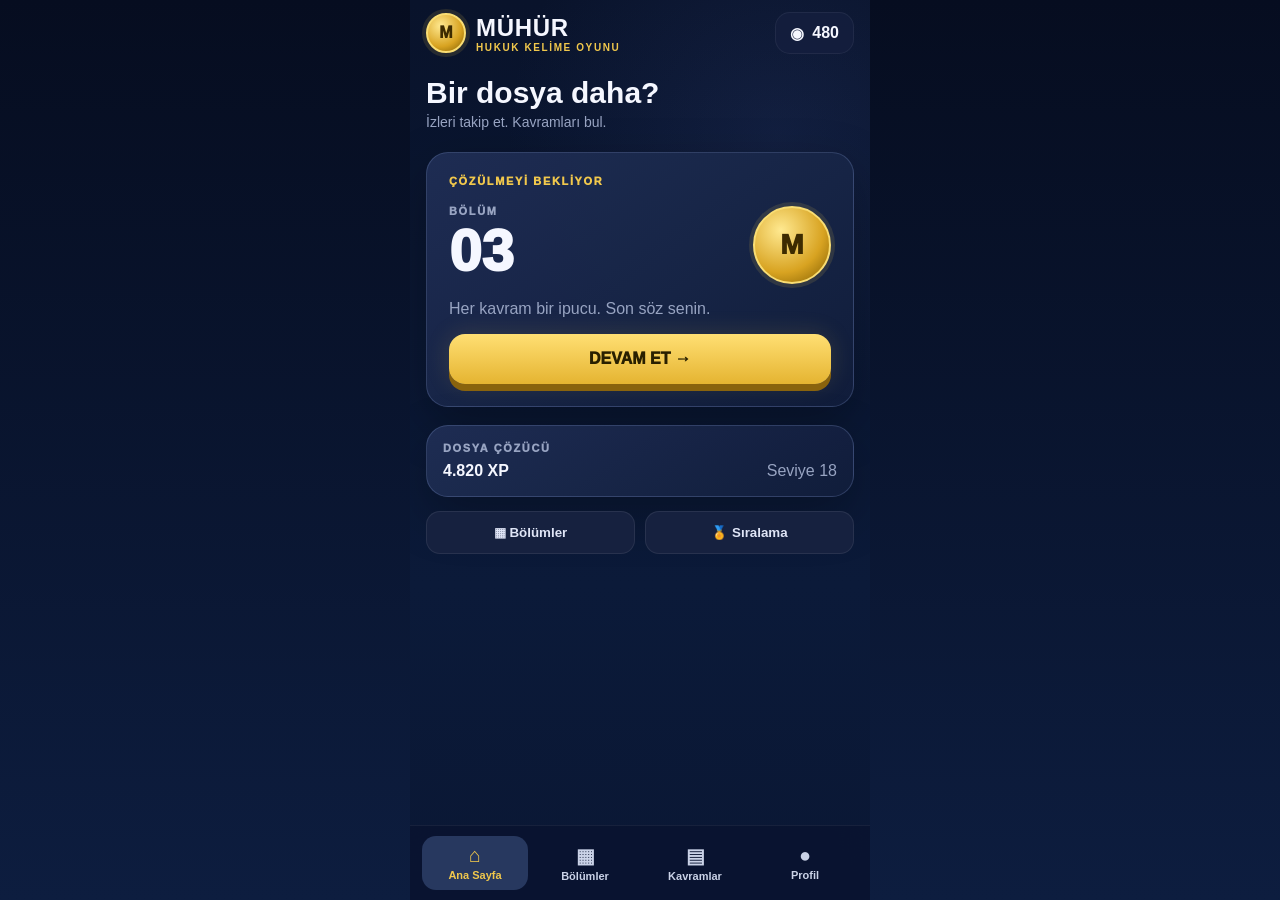
<file: index.html>
<!doctype html><html lang="tr"><head><meta charset="utf-8"><meta name="viewport" content="width=device-width,initial-scale=1,viewport-fit=cover"><title>MÜHÜR</title><meta http-equiv="refresh" content="0;url=home.html"></head><body></body></html>
</file>
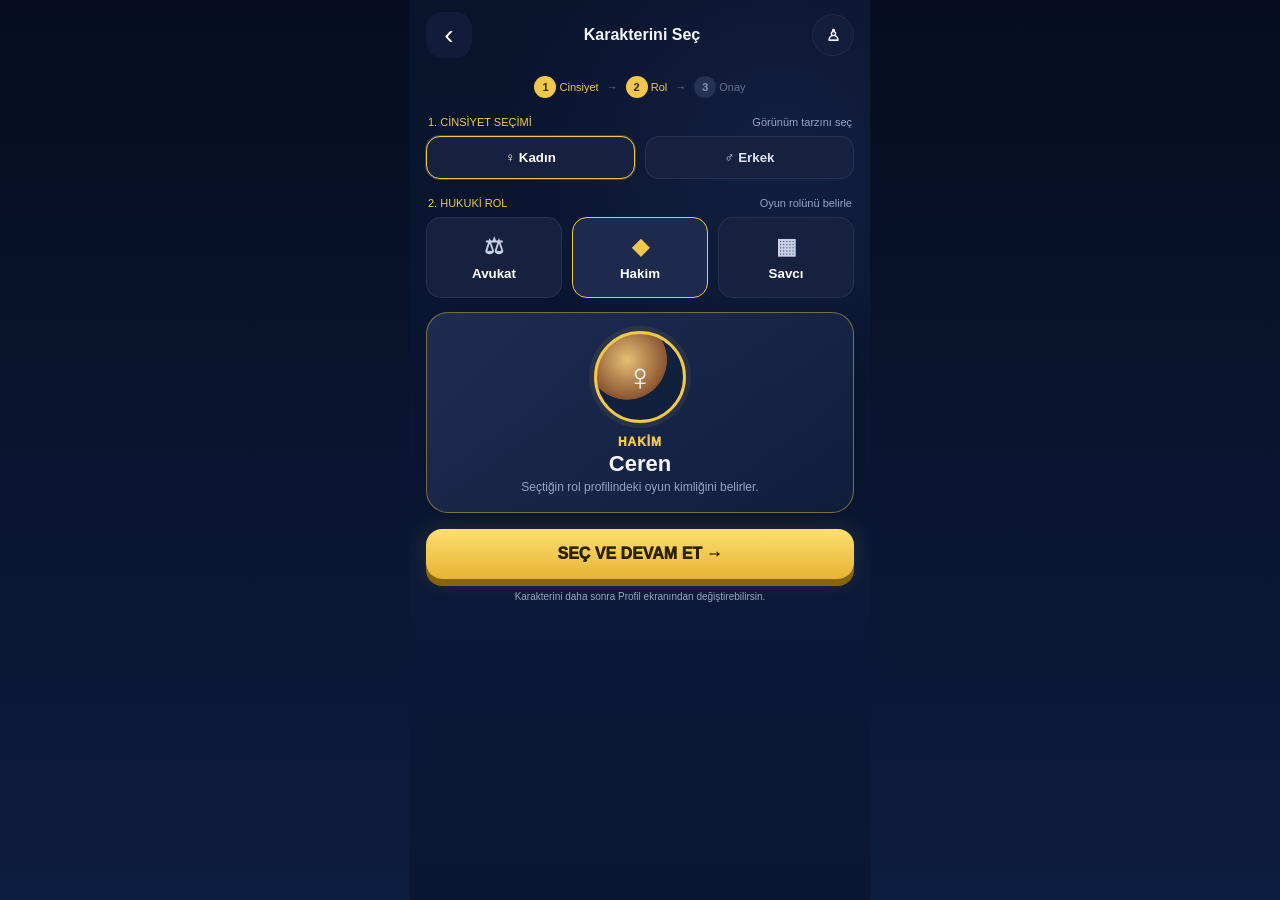
<file: character.html>
<!doctype html><html lang="tr"><head><meta charset="utf-8"><meta name="viewport" content="width=device-width,initial-scale=1,viewport-fit=cover"><title>MÜHÜR • Karakterini Seç</title><link rel="stylesheet" href="styles.css"></head><body><div class="phone"><main class="safe"><div class="topbar"><button class="back" onclick="history.back()">‹</button><b>Karakterini Seç</b><div class="round">♙</div></div><div class="steps"><span class="on"><b>1</b> Cinsiyet</span><span>→</span><span class="on"><b>2</b> Rol</span><span>→</span><span><b>3</b> Onay</span></div><div class="section-label"><span class="gold">1. CİNSİYET SEÇİMİ</span><span class="muted">Görünüm tarzını seç</span></div><div class="choice-grid"><button class="choice" data-g="female">♀ Kadın</button><button class="choice" data-g="male">♂ Erkek</button></div><div class="section-label"><span class="gold">2. HUKUKİ ROL</span><span class="muted">Oyun rolünü belirle</span></div><div class="roles"><button class="role" data-r="Avukat"><i>⚖</i>Avukat</button><button class="role" data-r="Hakim"><i>◆</i>Hakim</button><button class="role" data-r="Savcı"><i>▦</i>Savcı</button></div><section class="card preview"><div id="avatar" class="avatar">♀</div><div id="roleLabel" class="role-name">HAKİM</div><h2 id="name">Ceren</h2><div class="muted" style="font-size:12px">Seçtiğin rol profilindeki oyun kimliğini belirler.</div></section><button id="continueBtn" class="btn-primary" style="margin-top:16px">SEÇ VE DEVAM ET →</button><div class="muted" style="text-align:center;font-size:10px;margin-top:12px">Karakterini daha sonra Profil ekranından değiştirebilirsin.</div></main></div><script src="app.js"></script><script>let s=MuhurUI.load();const G=[...document.querySelectorAll('[data-g]')],R=[...document.querySelectorAll('[data-r]')];function draw(){G.forEach(b=>b.classList.toggle('selected',b.dataset.g===s.gender));R.forEach(b=>b.classList.toggle('selected',b.dataset.r===s.role));name.textContent=s.name||'Oyuncu';roleLabel.textContent=(s.role||'Hakim').toLocaleUpperCase('tr-TR');avatar.textContent=s.gender==='female'?'♀':'♂'}G.forEach(b=>b.onclick=()=>{s.gender=b.dataset.g;draw()});R.forEach(b=>b.onclick=()=>{s.role=b.dataset.r;draw()});continueBtn.onclick=()=>{MuhurUI.save(s);location.href='home.html'};draw();</script></body></html>
</file>
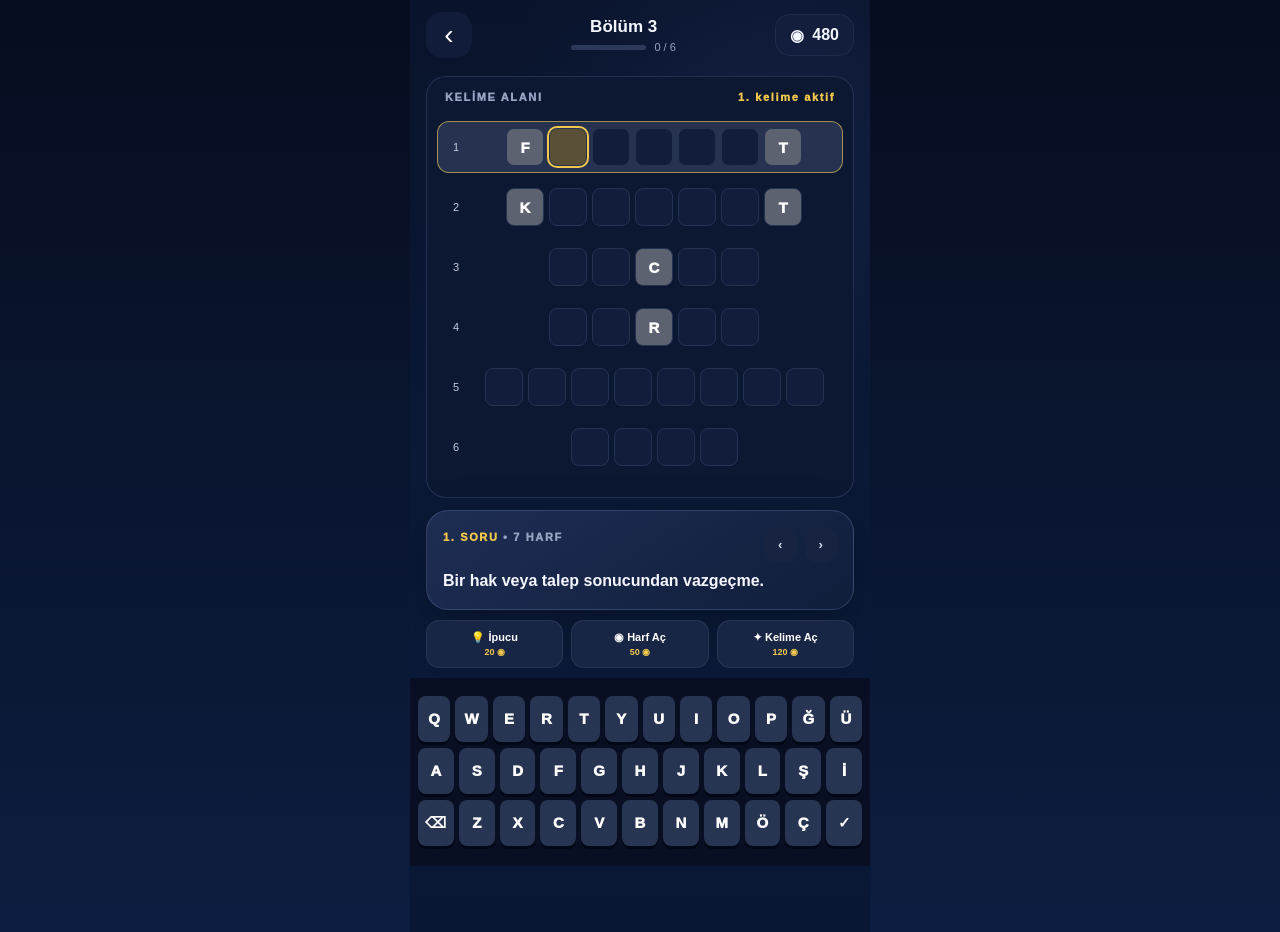
<file: game.html>
<!doctype html><html lang="tr"><head><meta charset="utf-8"><meta name="viewport" content="width=device-width,initial-scale=1,maximum-scale=1,user-scalable=no,viewport-fit=cover"><title>MÜHÜR • Oyun</title><link rel="stylesheet" href="styles.css"></head><body><div class="phone"><main class="safe" style="padding-bottom:0"><div class="topbar"><button class="back" onclick="location.href='map.html'">‹</button><div class="game-head"><b id="fileTitle">Bölüm 3</b><div class="game-progress"><div class="game-progress-line"><i id="progLine"></i></div><span id="progText" class="muted" style="font-size:11px">0 / 6</span></div></div><div class="coinpill">◉ <span id="coins">480</span></div></div><section class="board"><div class="board-head"><span class="eyebrow">KELİME ALANI</span><span id="activeLabel" class="eyebrow gold">1. kelime aktif</span></div><div id="rows"></div></section><section class="card cluecard"><div class="clue-top"><div><span id="qno" class="eyebrow gold">1. SORU</span> <span id="len" class="eyebrow">• 6 HARF</span></div><div class="chips" style="padding:0"><button class="chip" id="prev">‹</button><button class="chip" id="next">›</button></div></div><h2 id="clue"></h2></section><section class="boosters"><button class="boost" id="hint">💡 İpucu<small>20 ◉</small></button><button class="boost" id="letter">◉ Harf Aç<small>50 ◉</small></button><button class="boost" id="word">✦ Kelime Aç<small>120 ◉</small></button></section><div class="keyboard" id="keyboard"></div></main></div><div class="toast" id="toast">Doğru!</div><script src="app.js"></script><script>
const level=Number(new URLSearchParams(location.search).get('level')||3),s=MuhurUI.load(),src=MuhurUI.DATA[level]||MuhurUI.DATA[2];let active=0,entries=src.map(([a])=>Array(MuhurUI.norm(a).length).fill('')),fixed=src.map(([a],i)=>i<2?[0,Math.max(0,MuhurUI.norm(a).length-1)]:i<4?[Math.floor(MuhurUI.norm(a).length/2)]:[]),solved=src.map(()=>false);fixed.forEach((idxs,i)=>idxs.forEach(j=>entries[i][j]=MuhurUI.norm(src[i][0])[j]));coins.textContent=s.coins;fileTitle.textContent='Bölüm '+level;
function render(){rows.innerHTML='';src.forEach(([ans],i)=>{let row=document.createElement('div');row.className='wordrow '+(i===active?'active ':'')+(solved[i]?'solved':'');row.innerHTML=`<div class="rnum">${i+1}</div><div class="tiles">${entries[i].map((c,j)=>`<div class="tile ${fixed[i].includes(j)?'fixed':''} ${i===active&&j===cursor(i)?'activecell':''}">${c||''}</div>`).join('')}</div>`;row.onclick=()=>{if(!solved[i]){active=i;render()}};rows.appendChild(row)});let ans=MuhurUI.norm(src[active][0]);qno.textContent=(active+1)+'. SORU';len.textContent='• '+ans.length+' HARF';clue.textContent=src[active][1];activeLabel.textContent=(active+1)+'. kelime aktif';let count=solved.filter(Boolean).length;progText.textContent=count+' / '+src.length;progLine.style.width=(count/src.length*100)+'%'}
function cursor(i){let j=entries[i].findIndex((c,k)=>!c&&!fixed[i].includes(k));return j<0?entries[i].length-1:j}
function type(ch){if(solved[active])return;let j=cursor(active);while(j<entries[active].length&&fixed[active].includes(j))j++;if(j<entries[active].length)entries[active][j]=ch;check();render()}
function back(){for(let j=entries[active].length-1;j>=0;j--){if(entries[active][j]&&!fixed[active].includes(j)){entries[active][j]='';break}}render()}
function check(){let ans=MuhurUI.norm(src[active][0]);if(entries[active].every(Boolean)){if(entries[active].join('')===ans){solved[active]=true;show('✓ DOĞRU');if(solved.every(Boolean)){s.completed=[...new Set([...s.completed,level])];s.currentLevel=Math.max(s.currentLevel,level+1);s.xp+=120;s.coins+=20;MuhurUI.save(s);setTimeout(()=>location.href='map.html',700);return}active=solved.findIndex((x,i)=>!x&&i>active);if(active<0)active=solved.findIndex(x=>!x)}else{show('Tekrar dene');navigator.vibrate?.(45)}}}
function show(t){toast.textContent=t;toast.classList.add('show');setTimeout(()=>toast.classList.remove('show'),850)}
keyboard.innerHTML=`<div class="krow">${[...'QWERTYUIOPĞÜ'].map(x=>`<button class="key">${x}</button>`).join('')}</div><div class="krow">${[...'ASDFGHJKLŞİ'].map(x=>`<button class="key">${x}</button>`).join('')}</div><div class="krow"><button class="key wide" id="bk">⌫</button>${[...'ZXCVBNMÖÇ'].map(x=>`<button class="key">${x}</button>`).join('')}<button class="key wide" id="ok">✓</button></div>`;keyboard.querySelectorAll('.key').forEach(k=>{if(!['bk','ok'].includes(k.id))k.onclick=()=>type(k.textContent)});bk.onclick=back;ok.onclick=check;prev.onclick=()=>{let i=active;do{i=(i-1+src.length)%src.length}while(solved[i]&&i!==active);active=i;render()};next.onclick=()=>{let i=active;do{i=(i+1)%src.length}while(solved[i]&&i!==active);active=i;render()};hint.onclick=()=>show('İpucu: '+src[active][1]);letter.onclick=()=>{if(s.coins<50)return show('Yetersiz Mühür');let ans=MuhurUI.norm(src[active][0]),j=cursor(active);if(j>=0){entries[active][j]=ans[j];s.coins-=50;coins.textContent=s.coins;MuhurUI.save(s);render()}};word.onclick=()=>{if(s.coins<120)return show('Yetersiz Mühür');entries[active]=[...MuhurUI.norm(src[active][0])];s.coins-=120;coins.textContent=s.coins;MuhurUI.save(s);check();render()};render();
</script></body></html>
</file>
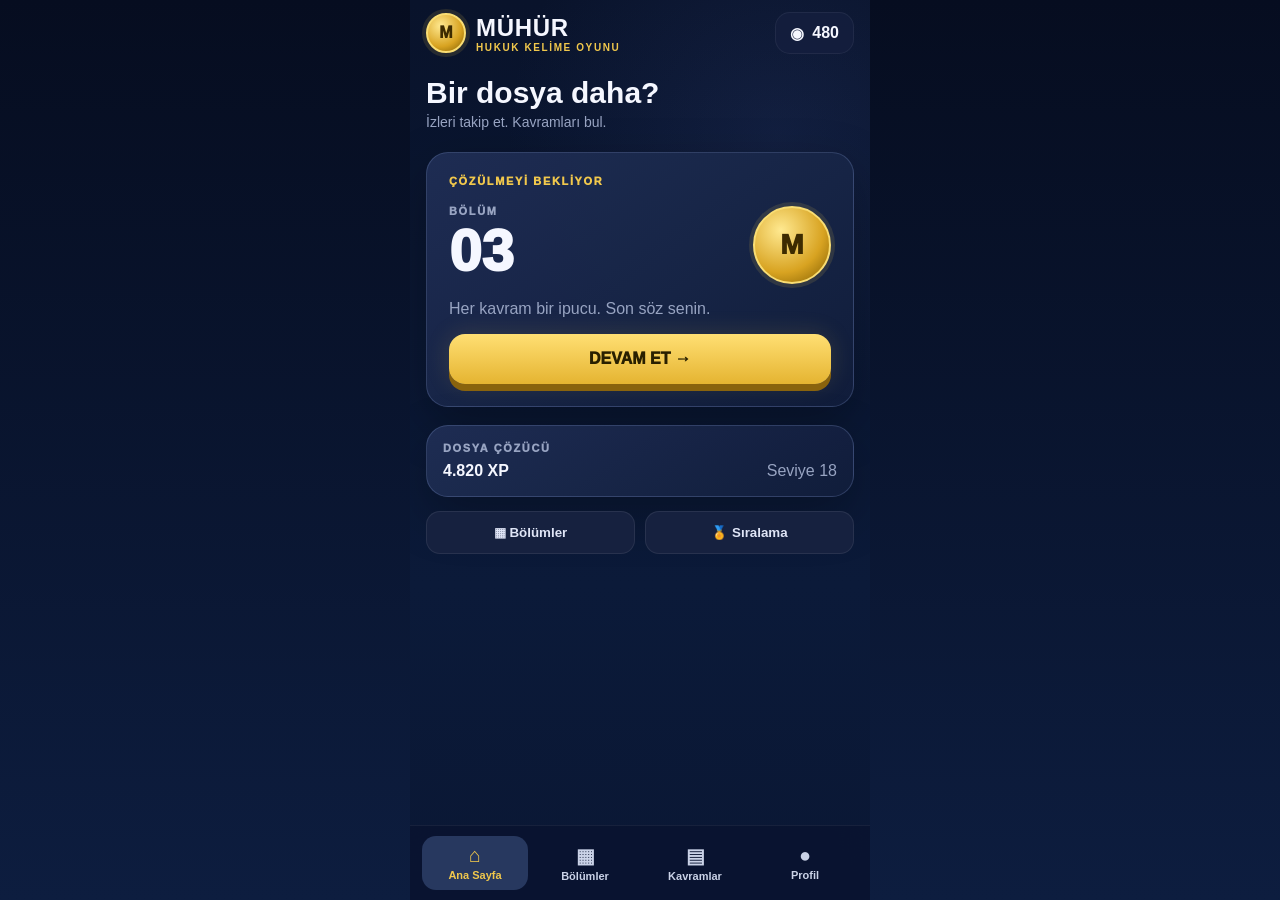
<file: home.html>
<!doctype html><html lang="tr"><head><meta charset="utf-8"><meta name="viewport" content="width=device-width,initial-scale=1,viewport-fit=cover"><title>MÜHÜR</title><link rel="stylesheet" href="styles.css"></head><body><div class="phone"><main class="safe"><div class="topbar"><div class="brand"><div class="brandmark">M</div><div><b>MÜHÜR</b><small>HUKUK KELİME OYUNU</small></div></div><div class="coinpill">◉ <span id="coins">480</span></div></div><h1 class="page-title">Bir dosya daha?</h1><div class="subtitle">İzleri takip et. Kavramları bul.</div><section class="card" style="padding:22px;margin-top:22px"><div class="eyebrow gold">ÇÖZÜLMEYİ BEKLİYOR</div><div style="display:flex;justify-content:space-between;align-items:center;margin-top:18px"><div><div class="eyebrow">BÖLÜM</div><div id="lvl" style="font-size:58px;font-weight:1000">03</div></div><div class="brandmark" style="width:78px;height:78px;font-size:28px">M</div></div><p class="muted">Her kavram bir ipucu. Son söz senin.</p><button class="btn-primary" onclick="location.href='game.html?level=3'">DEVAM ET →</button></section><section class="card" style="padding:16px;margin-top:18px"><div class="eyebrow">DOSYA ÇÖZÜCÜ</div><div style="display:flex;justify-content:space-between;margin-top:8px"><b id="xp">4.820 XP</b><span class="muted">Seviye 18</span></div></section><div class="choice-grid" style="margin-top:14px"><button class="choice" onclick="location.href='map.html'">▦ Bölümler</button><button class="choice" onclick="location.href='leaderboard.html'">🏅 Sıralama</button></div></main><nav class="nav"><a class="active" href="home.html"><span>⌂</span>Ana Sayfa</a><a href="map.html"><span>▦</span>Bölümler</a><a href="collection.html"><span>▤</span>Kavramlar</a><a href="profile.html"><span>●</span>Profil</a></nav></div><script src="app.js"></script><script>const s=MuhurUI.load();coins.textContent=s.coins;lvl.textContent=String(s.currentLevel).padStart(2,'0');xp.textContent=s.xp.toLocaleString('tr-TR')+' XP';</script></body></html>
</file>
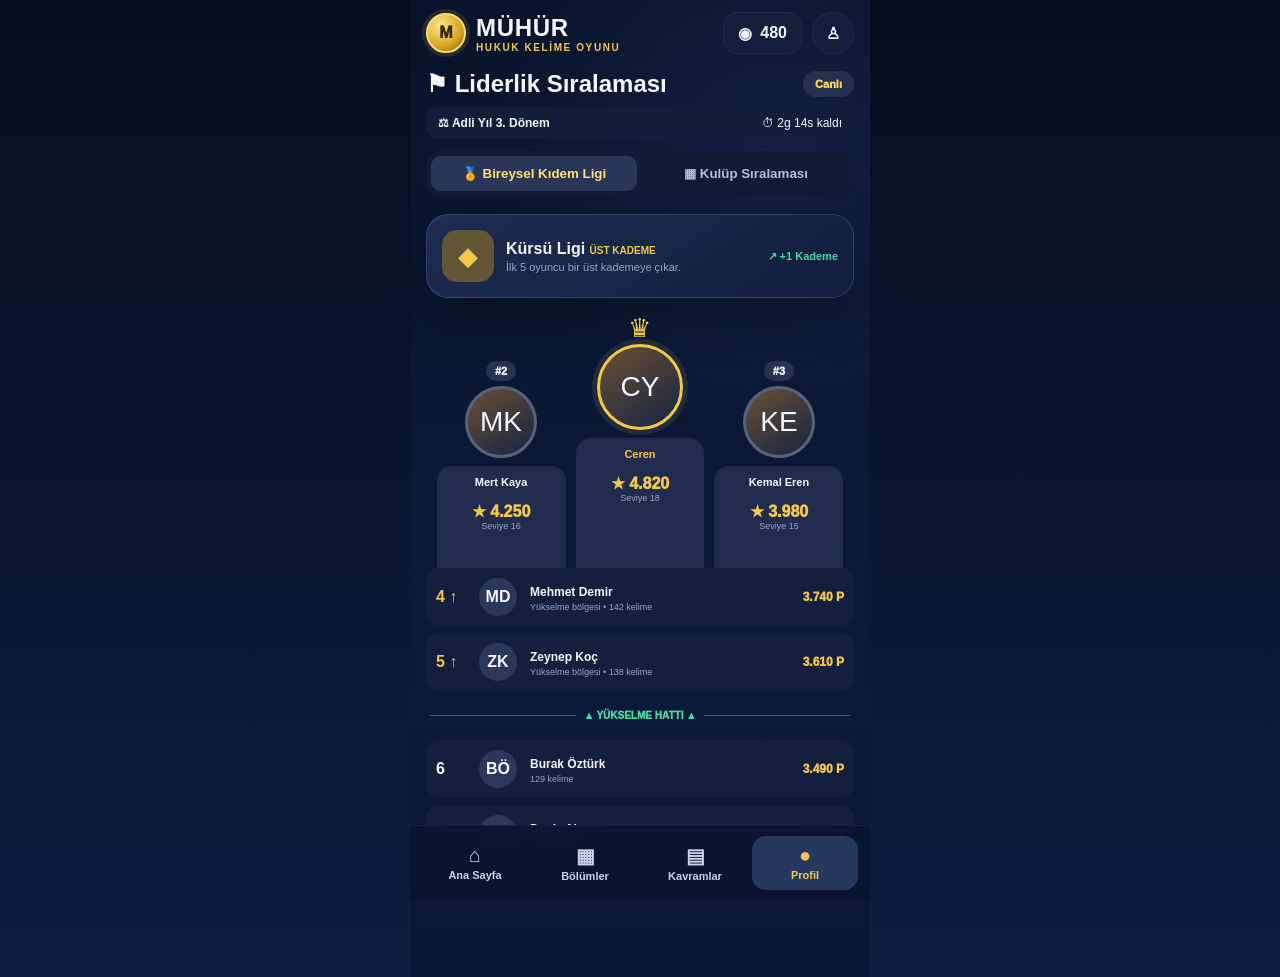
<file: leaderboard.html>
<!doctype html><html lang="tr"><head><meta charset="utf-8"><meta name="viewport" content="width=device-width,initial-scale=1,viewport-fit=cover"><title>MÜHÜR • Sıralama</title><link rel="stylesheet" href="styles.css"></head><body><div class="phone"><main class="safe"><div class="topbar"><div class="brand"><div class="brandmark">M</div><div><b>MÜHÜR</b><small>HUKUK KELİME OYUNU</small></div></div><div class="top-actions"><div class="coinpill">◉ <span id="coins">480</span></div><div class="round">♙</div></div></div><section class="league-head"><div class="league-title"><h1>⚑ Liderlik Sıralaması</h1><span class="live">Canlı</span></div><div class="season"><b>⚖ Adli Yıl 3. Dönem</b><span>⏱ 2g 14s kaldı</span></div><div class="league-tabs"><button class="active">🏅 Bireysel Kıdem Ligi</button><button>▦ Kulüp Sıralaması</button></div></section><section class="card tier"><div style="display:flex;gap:12px;align-items:center"><div class="ico">◆</div><div><b>Kürsü Ligi <span class="gold" style="font-size:10px">ÜST KADEME</span></b><div class="muted" style="font-size:11px;margin-top:3px">İlk 5 oyuncu bir üst kademeye çıkar.</div></div></div><b style="color:var(--green);font-size:11px">↗ +1 Kademe</b></section><section class="podium"><div class="pcol"><span class="ranktag">#2</span><div class="pavatar">MK</div><div class="pbase"><div class="pname">Mert Kaya</div><div class="points">★ 4.250</div><div class="muted" style="font-size:9px">Seviye 16</div></div></div><div class="pcol first"><span style="color:var(--gold);font-size:26px">♛</span><div class="pavatar">CY</div><div class="pbase"><div id="meName" class="pname gold">Ceren</div><div class="points">★ 4.820</div><div class="muted" style="font-size:9px">Seviye 18</div></div></div><div class="pcol"><span class="ranktag">#3</span><div class="pavatar">KE</div><div class="pbase"><div class="pname">Kemal Eren</div><div class="points">★ 3.980</div><div class="muted" style="font-size:9px">Seviye 15</div></div></div></section><div class="ranklist"><div class="rankrow"><b class="gold">4 ↑</b><div class="miniavatar">MD</div><div class="rmeta"><b>Mehmet Demir</b><small>Yükselme bölgesi • 142 kelime</small></div><div class="rpts">3.740 P</div></div><div class="rankrow"><b class="gold">5 ↑</b><div class="miniavatar">ZK</div><div class="rmeta"><b>Zeynep Koç</b><small>Yükselme bölgesi • 138 kelime</small></div><div class="rpts">3.610 P</div></div><div class="promotion">▲ YÜKSELME HATTI ▲</div><div class="rankrow"><b>6</b><div class="miniavatar">BÖ</div><div class="rmeta"><b>Burak Öztürk</b><small>129 kelime</small></div><div class="rpts">3.490 P</div></div><div class="rankrow"><b>7</b><div class="miniavatar">DA</div><div class="rmeta"><b>Deniz Aksoy</b><small>120 kelime</small></div><div class="rpts">3.320 P</div></div></div></main><nav class="nav"><a href="home.html"><span>⌂</span>Ana Sayfa</a><a href="map.html"><span>▦</span>Bölümler</a><a href="collection.html"><span>▤</span>Kavramlar</a><a class="active" href="profile.html"><span>●</span>Profil</a></nav></div><script src="app.js"></script><script>const s=MuhurUI.load();coins.textContent=s.coins;meName.textContent=s.name||'Oyuncu';</script></body></html>
</file>
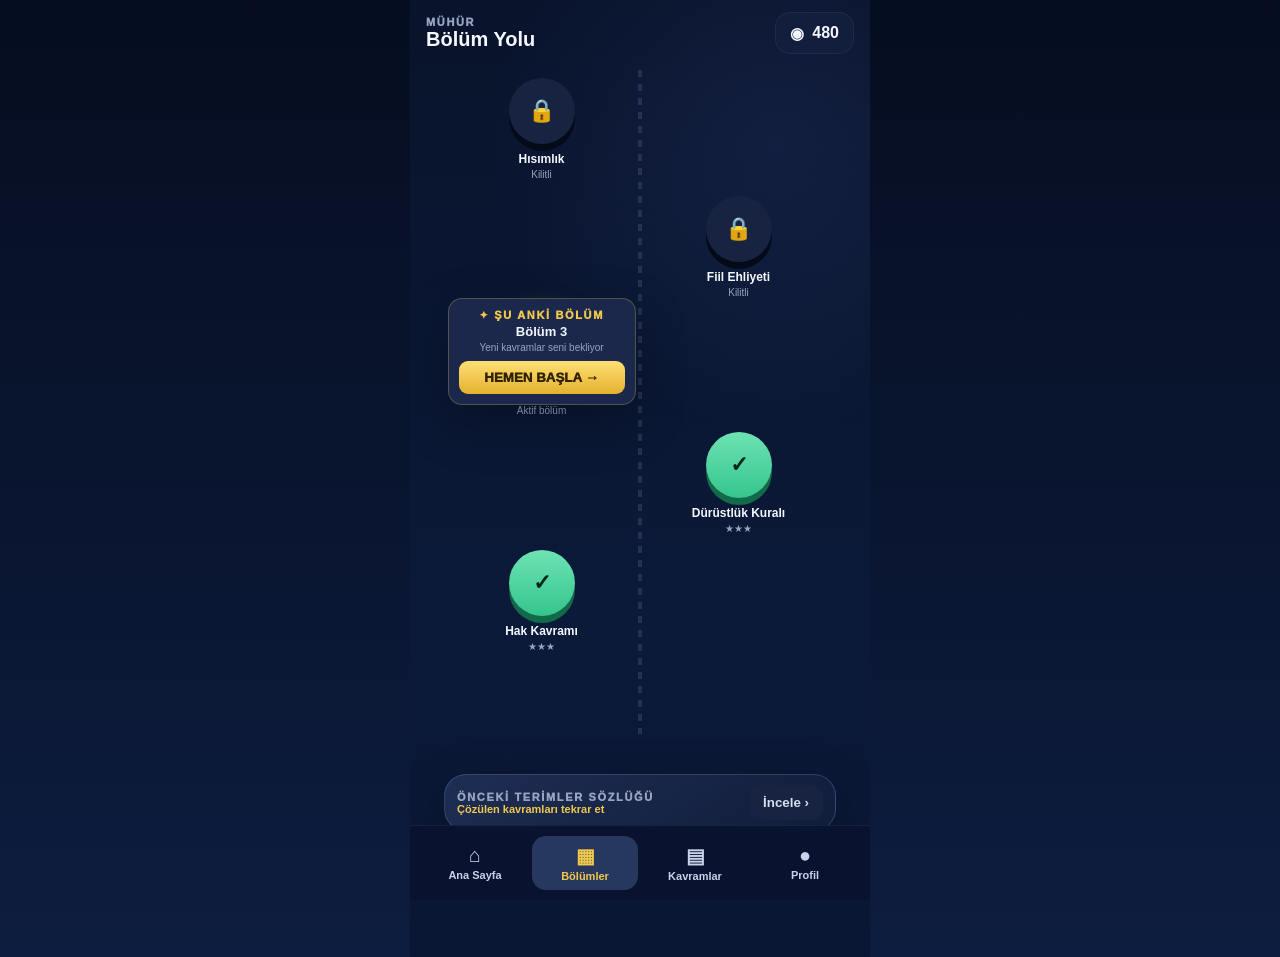
<file: map.html>
<!doctype html><html lang="tr"><head><meta charset="utf-8"><meta name="viewport" content="width=device-width,initial-scale=1,viewport-fit=cover"><title>MÜHÜR • Bölümler</title><link rel="stylesheet" href="styles.css"></head><body><div class="phone"><main class="safe"><div class="topbar"><div><div class="eyebrow">MÜHÜR</div><b style="font-size:20px">Bölüm Yolu</b></div><div class="coinpill">◉ <span id="coins">480</span></div></div><section class="map-wrap"><div class="trail"></div><div id="nodes"></div></section><section class="card rewardbar"><div><div class="eyebrow">ÖNCEKİ TERİMLER SÖZLÜĞÜ</div><b>Çözülen kavramları tekrar et</b></div><button class="chip" onclick="location.href='collection.html'">İncele ›</button></section></main><nav class="nav"><a href="home.html"><span>⌂</span>Ana Sayfa</a><a class="active" href="map.html"><span>▦</span>Bölümler</a><a href="collection.html"><span>▤</span>Kavramlar</a><a href="profile.html"><span>●</span>Profil</a></nav></div><script src="app.js"></script><script>const s=MuhurUI.load();coins.textContent=s.coins;const box=nodes;for(let n=5;n>=1;n--){let row=document.createElement('div');row.className='map-row';let wrap=document.createElement('div');wrap.className='node-wrap';let done=s.completed.includes(n),cur=n===s.currentLevel,locked=n>s.currentLevel;wrap.innerHTML=`${cur?`<div class="current-card"><div class="eyebrow gold">✦ ŞU ANKİ BÖLÜM</div><b>Bölüm ${n}</b><small>${done?'Tamamlandı':'Yeni kavramlar seni bekliyor'}</small><button class="mini-btn">HEMEN BAŞLA →</button></div>`:''}<button class="node ${done?'completed':cur?'current':locked?'':'current'}" ${locked?'disabled':''}>${done?'✓':locked?'🔒':n}</button><div class="node-label">${n===5?'Hısımlık':n===4?'Fiil Ehliyeti':n===3?'Zilyetlik & Hak Ehliyeti':n===2?'Dürüstlük Kuralı':'Hak Kavramı'}</div><div class="node-sub">${done?'★★★':locked?'Kilitli':'Aktif bölüm'}</div>`;row.appendChild(wrap);box.appendChild(row);if(cur){wrap.querySelector('.mini-btn').onclick=()=>location.href=`game.html?level=${n}`;wrap.querySelector('.node').onclick=()=>location.href=`game.html?level=${n}`}}</script></body></html>
</file>
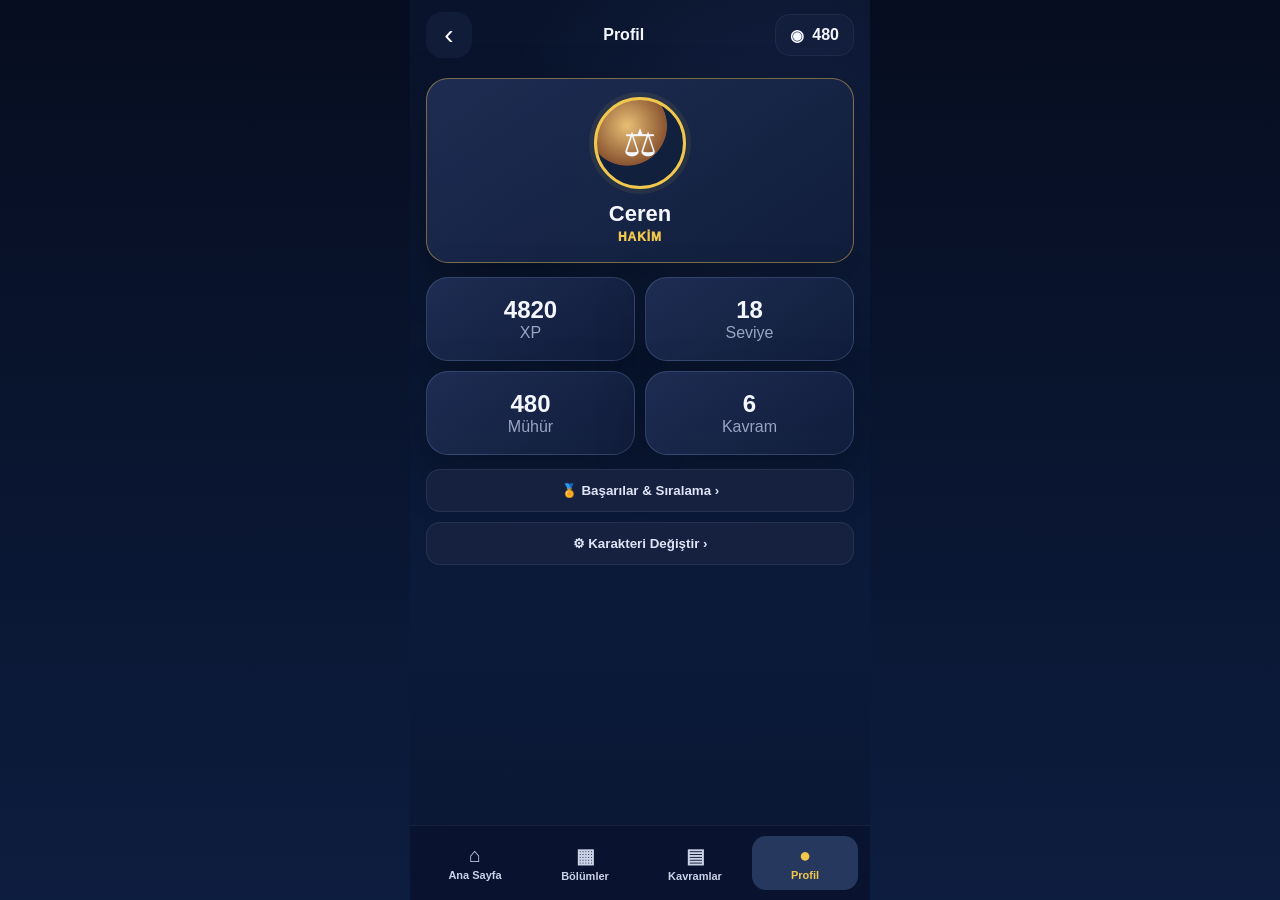
<file: profile.html>
<!doctype html><html lang="tr"><head><meta charset="utf-8"><meta name="viewport" content="width=device-width,initial-scale=1,viewport-fit=cover"><title>MÜHÜR • Profil</title><link rel="stylesheet" href="styles.css"></head><body><div class="phone"><main class="safe"><div class="topbar"><button class="back" onclick="location.href='home.html'">‹</button><b>Profil</b><div class="coinpill">◉ <span id="coins">480</span></div></div><section class="card preview" style="margin-top:20px"><div class="avatar">⚖</div><h2 id="name">Ceren</h2><div id="role" class="role-name">HAKİM</div></section><div class="choice-grid" style="margin-top:14px"><div class="card" style="padding:18px;text-align:center"><b id="xp" style="font-size:24px">4820</b><div class="muted">XP</div></div><div class="card" style="padding:18px;text-align:center"><b id="level" style="font-size:24px">18</b><div class="muted">Seviye</div></div><div class="card" style="padding:18px;text-align:center"><b id="coinStat" style="font-size:24px">480</b><div class="muted">Mühür</div></div><div class="card" style="padding:18px;text-align:center"><b style="font-size:24px">6</b><div class="muted">Kavram</div></div></div><button class="choice" style="width:100%;margin-top:14px" onclick="location.href='leaderboard.html'">🏅 Başarılar & Sıralama ›</button><button class="choice" style="width:100%;margin-top:10px" onclick="location.href='character.html'">⚙ Karakteri Değiştir ›</button></main><nav class="nav"><a href="home.html"><span>⌂</span>Ana Sayfa</a><a href="map.html"><span>▦</span>Bölümler</a><a href="collection.html"><span>▤</span>Kavramlar</a><a class="active" href="profile.html"><span>●</span>Profil</a></nav></div><script src="app.js"></script><script>const s=MuhurUI.load();coins.textContent=coinStat.textContent=s.coins;name.textContent=s.name;role.textContent=s.role.toLocaleUpperCase('tr-TR');xp.textContent=s.xp;level.textContent=s.level;</script></body></html>
</file>
<file: styles.css>
:root{--bg:#071126;--bg2:#0b1732;--panel:#111d3b;--panel2:#182648;--panel3:#202f54;--line:#35456a;--text:#f5f7ff;--muted:#98a4c2;--gold:#f1c84c;--gold2:#dda824;--green:#49d6a0;--cream:#f7f0df;--ink:#13213f;--red:#ff707a;--shadow:0 18px 50px rgba(0,0,0,.28)}
*{box-sizing:border-box}html,body{margin:0;background:linear-gradient(180deg,#060d20,#0d1d3f);color:var(--text);font-family:Inter,-apple-system,BlinkMacSystemFont,"Segoe UI",sans-serif;min-height:100%;overscroll-behavior:none}body{display:flex;justify-content:center}.phone{width:min(100%,460px);min-height:100dvh;background:radial-gradient(circle at 80% 15%,rgba(69,91,164,.15),transparent 32%),linear-gradient(180deg,#09132b,#0b1a39 65%,#0a1734);position:relative;padding-bottom:90px;overflow:hidden}.safe{padding:calc(12px + env(safe-area-inset-top)) 16px 24px}.topbar{display:flex;align-items:center;justify-content:space-between;gap:12px}.brand{display:flex;align-items:center;gap:10px}.brandmark,.coinmark{width:40px;height:40px;border-radius:50%;display:grid;place-items:center;background:radial-gradient(circle at 35% 30%,#ffe990,#d8a321 60%,#7e5b00 100%);color:#3d2b00;font-weight:1000;border:2px solid #f9dd73;box-shadow:0 0 0 4px rgba(241,200,76,.12)}.brand b{font-size:24px;letter-spacing:.03em}.brand small{display:block;color:var(--gold);font-weight:900;letter-spacing:.16em;font-size:10px}.top-actions{display:flex;gap:10px;align-items:center}.coinpill,.round{height:42px;border-radius:15px;border:1px solid rgba(255,255,255,.06);background:rgba(20,31,62,.86);display:flex;align-items:center;gap:8px;padding:0 14px;color:var(--text);font-weight:900}.round{width:42px;padding:0;justify-content:center;border-radius:50%}.back{width:46px;height:46px;border-radius:16px;border:0;background:#111c39;color:white;font-size:28px}.page-title{font-size:30px;margin:22px 0 4px}.subtitle{color:var(--muted);font-size:14px}.card{background:linear-gradient(145deg,rgba(31,46,84,.96),rgba(17,29,59,.96));border:1px solid rgba(133,153,208,.26);border-radius:22px;box-shadow:var(--shadow)}.eyebrow{font-size:11px;letter-spacing:.15em;font-weight:1000;color:var(--muted)}.gold{color:var(--gold)}.muted{color:var(--muted)}.btn-primary{width:100%;border:0;border-radius:16px;background:linear-gradient(180deg,#ffdf73,#e5b431);color:#292000;font-size:16px;font-weight:1000;padding:16px;box-shadow:0 7px 0 #89630d,0 0 24px rgba(241,200,76,.15)}.btn-primary:active{transform:translateY(3px);box-shadow:0 4px 0 #89630d}.nav{position:fixed;z-index:50;left:50%;transform:translateX(-50%);bottom:0;width:min(100%,460px);padding:10px 12px calc(10px + env(safe-area-inset-bottom));background:rgba(10,20,48,.96);backdrop-filter:blur(16px);border-top:1px solid rgba(255,255,255,.06);display:grid;grid-template-columns:repeat(4,1fr);gap:4px}.nav a{text-decoration:none;color:#cad2e7;text-align:center;font-size:11px;font-weight:850;padding:8px 2px;border-radius:14px}.nav a span{display:block;font-size:20px;margin-bottom:2px}.nav a.active{color:var(--gold);background:#27385f}.chips{display:flex;gap:8px;overflow:auto;padding-bottom:4px}.chip{border:0;background:#172341;color:#d8deef;border-radius:12px;padding:10px 14px;font-weight:850;white-space:nowrap}.chip.active{background:#2a385f;color:#ffd86b;box-shadow:inset 0 0 0 1px rgba(241,200,76,.25)}
.steps{margin-top:18px;display:flex;gap:8px;align-items:center;justify-content:center;color:#68738f;font-size:11px}.steps b{width:22px;height:22px;border-radius:50%;display:inline-grid;place-items:center;background:#263252;color:#8994af}.steps .on b{background:var(--gold);color:#302300}.steps .on{color:var(--gold)}.section-label{display:flex;justify-content:space-between;align-items:center;margin:18px 2px 8px;font-size:11px}.choice-grid{display:grid;grid-template-columns:1fr 1fr;gap:10px}.choice{border:1px solid rgba(255,255,255,.08);background:#16213f;color:#dfe5f6;border-radius:14px;padding:13px;font-weight:850}.choice.selected{border-color:var(--gold);box-shadow:0 0 0 1px rgba(241,200,76,.25);color:#fff}.roles{display:grid;grid-template-columns:repeat(3,1fr);gap:10px}.role{border:1px solid rgba(255,255,255,.08);background:#16213f;border-radius:15px;color:white;padding:16px 6px;text-align:center;font-weight:850}.role i{display:block;font-style:normal;font-size:22px;margin-bottom:6px;color:#c8d0e7}.role.selected{border-color:var(--gold);background:#1d2a4d}.role.selected i{color:var(--gold)}.preview{margin-top:14px;padding:18px;text-align:center;border-color:rgba(241,200,76,.45)}.avatar{width:92px;height:92px;margin:0 auto 12px;border-radius:50%;background:radial-gradient(circle at 35% 30%,#e8bf75,#8a5531 48%,#10203d 49%);border:3px solid var(--gold);display:grid;place-items:center;font-size:38px;box-shadow:0 0 0 5px rgba(241,200,76,.08)}.preview h2{margin:2px 0 3px;font-size:22px}.preview .role-name{color:var(--gold);font-size:12px;font-weight:1000;letter-spacing:.08em}
.map-wrap{position:relative;padding:16px 8px 40px;min-height:720px}.trail{position:absolute;left:50%;top:16px;bottom:40px;width:4px;transform:translateX(-50%);background:repeating-linear-gradient(to bottom,#314168 0 7px,transparent 7px 14px);opacity:.6}.map-row{min-height:118px;position:relative;display:flex;align-items:center}.map-row:nth-child(odd){justify-content:flex-start;padding-left:35px}.map-row:nth-child(even){justify-content:flex-end;padding-right:35px}.node-wrap{width:145px;text-align:center;position:relative}.node{width:66px;height:66px;border-radius:50%;margin:auto;border:0;display:grid;place-items:center;font-size:22px;font-weight:1000;background:#172340;color:#73809e;box-shadow:0 7px 0 #050a18}.node.completed{background:linear-gradient(#6ee2b3,#34c68c);color:#052819;box-shadow:0 7px 0 #116a4a}.node.current{background:linear-gradient(#ffe477,#d9a418);color:#332400;box-shadow:0 7px 0 #7d5a06,0 0 30px rgba(241,200,76,.35)}.node.final{border-radius:18px;background:linear-gradient(145deg,#30284b,#121c39);color:var(--gold);border:2px solid rgba(241,200,76,.55)}.node-label{font-size:12px;font-weight:900;margin-top:8px}.node-sub{font-size:10px;color:var(--muted);margin-top:3px}.current-card{position:absolute;width:188px;left:50%;transform:translateX(-50%);top:-16px;background:#1b284c;border:1px solid rgba(241,200,76,.26);border-radius:14px;padding:10px;box-shadow:var(--shadow)}.current-card b{font-size:13px}.current-card small{display:block;color:var(--muted);font-size:10px;margin:2px 0 8px}.mini-btn{border:0;background:linear-gradient(#ffdf73,#e4b12f);font-weight:1000;color:#302300;border-radius:9px;padding:9px 12px;width:100%}.rewardbar{margin:0 18px 12px;padding:10px 12px;display:flex;align-items:center;justify-content:space-between;font-size:11px}.rewardbar b{color:var(--gold)}
.game-head{text-align:center;flex:1}.game-head b{font-size:17px}.game-progress{display:flex;gap:8px;align-items:center;justify-content:center;margin-top:4px}.game-progress-line{width:75px;height:5px;border-radius:99px;background:#2c3958;overflow:hidden}.game-progress-line i{display:block;height:100%;width:50%;background:var(--gold)}.board{margin-top:18px;padding:14px 10px 16px;border-radius:20px;background:#0c1731;border:1px solid rgba(117,137,193,.22)}.board-head{display:flex;justify-content:space-between;padding:0 8px 10px}.wordrow{display:flex;align-items:center;gap:8px;margin:8px 0;padding:6px 8px;border-radius:12px;border:1px solid transparent}.wordrow.active{background:#263250;border-color:rgba(241,200,76,.62)}.wordrow.solved{background:rgba(73,214,160,.08)}.rnum{width:20px;text-align:center;font-size:11px;color:#c5ccdf}.tiles{display:flex;gap:5px;justify-content:center;flex:1;min-width:0}.tile{height:38px;min-width:27px;max-width:38px;flex:1;border-radius:8px;border:1px solid #243252;background:#111d3a;display:grid;place-items:center;font-weight:1000;font-size:15px;color:white}.tile.fixed{background:#5d6271;color:#fff}.tile.activecell{outline:2px solid var(--gold);background:#5a4f37}.wordrow.solved .tile{background:#d9f6ea;color:#143b2f;border-color:transparent}.cluecard{margin-top:12px;padding:16px}.clue-top{display:flex;justify-content:space-between;gap:8px}.cluecard h2{font-size:16px;line-height:1.42;margin:8px 0 0}.boosters{display:grid;grid-template-columns:repeat(3,1fr);gap:8px;margin-top:10px}.boost{border:1px solid rgba(255,255,255,.07);background:#182544;color:white;border-radius:13px;padding:10px 4px;font-size:11px;font-weight:900}.boost small{display:block;color:var(--gold);font-size:9px;margin-top:3px}.keyboard{background:#080f22;margin:10px -16px -24px;padding:12px 8px calc(14px + env(safe-area-inset-bottom))}.krow{display:flex;justify-content:center;gap:5px;margin:6px 0}.key{height:46px;min-width:31px;flex:1;max-width:42px;border:0;border-radius:8px;background:#273452;color:white;font-weight:1000;font-size:15px;box-shadow:0 3px 0 #030817}.key.wide{max-width:52px}.toast{position:fixed;left:50%;top:90px;transform:translateX(-50%) translateY(-12px);opacity:0;pointer-events:none;background:#182746;border:1px solid rgba(73,214,160,.45);border-radius:14px;padding:11px 15px;font-weight:900;transition:.2s;z-index:99}.toast.show{opacity:1;transform:translateX(-50%) translateY(0)}
.league-head{margin-top:16px}.league-title{display:flex;align-items:center;justify-content:space-between}.league-title h1{font-size:24px;margin:0}.live{font-size:11px;background:#26314e;border-radius:999px;color:#ffd65f;padding:7px 12px;font-weight:1000}.season{margin-top:9px;padding:9px 12px;border-radius:12px;background:#121d39;display:flex;justify-content:space-between;font-size:12px}.league-tabs{margin-top:12px;display:grid;grid-template-columns:1fr 1fr;gap:6px;background:#111b36;border-radius:14px;padding:5px}.league-tabs button{border:0;border-radius:10px;background:transparent;color:#b8c0d6;padding:10px;font-weight:900}.league-tabs .active{background:#2a3657;color:#ffe078}.tier{margin-top:18px;padding:15px;display:flex;align-items:center;justify-content:space-between}.tier .ico{width:52px;height:52px;border-radius:15px;background:#625636;color:var(--gold);display:grid;place-items:center;font-size:26px}.podium{height:270px;display:flex;align-items:flex-end;justify-content:center;gap:10px;padding:18px 6px 0}.pcol{width:31%;text-align:center}.pavatar{width:72px;height:72px;border-radius:50%;margin:auto;background:linear-gradient(145deg,#684f34,#172443);border:3px solid #57627b;display:grid;place-items:center;font-size:28px}.pcol.first .pavatar{width:86px;height:86px;border-color:var(--gold);box-shadow:0 0 0 5px rgba(241,200,76,.1)}.ranktag{display:inline-block;padding:4px 9px;background:#27334f;border-radius:999px;font-size:11px;font-weight:1000;margin-bottom:5px}.pbase{margin-top:8px;min-height:102px;background:#202b4d;border-radius:15px 15px 0 0;padding:10px 5px}.pcol.first .pbase{min-height:130px}.pname{font-size:11px;font-weight:900}.points{color:var(--gold);font-weight:1000;margin-top:14px}.ranklist{display:grid;gap:7px}.rankrow{display:grid;grid-template-columns:34px 42px 1fr auto;gap:9px;align-items:center;background:#141f3d;border-radius:14px;padding:10px}.rankrow.me{border:1px solid rgba(241,200,76,.36);background:#1b2949}.miniavatar{width:38px;height:38px;border-radius:50%;display:grid;place-items:center;background:#2b385b;font-weight:900}.rmeta b{font-size:12px}.rmeta small{display:block;color:var(--muted);font-size:9px;margin-top:2px}.rpts{color:var(--gold);font-weight:1000;font-size:12px}.promotion{display:flex;align-items:center;gap:8px;color:#4ad89f;font-size:10px;font-weight:1000;margin:12px 4px}.promotion:before,.promotion:after{content:"";height:1px;background:#2d6c60;flex:1}
</file>
